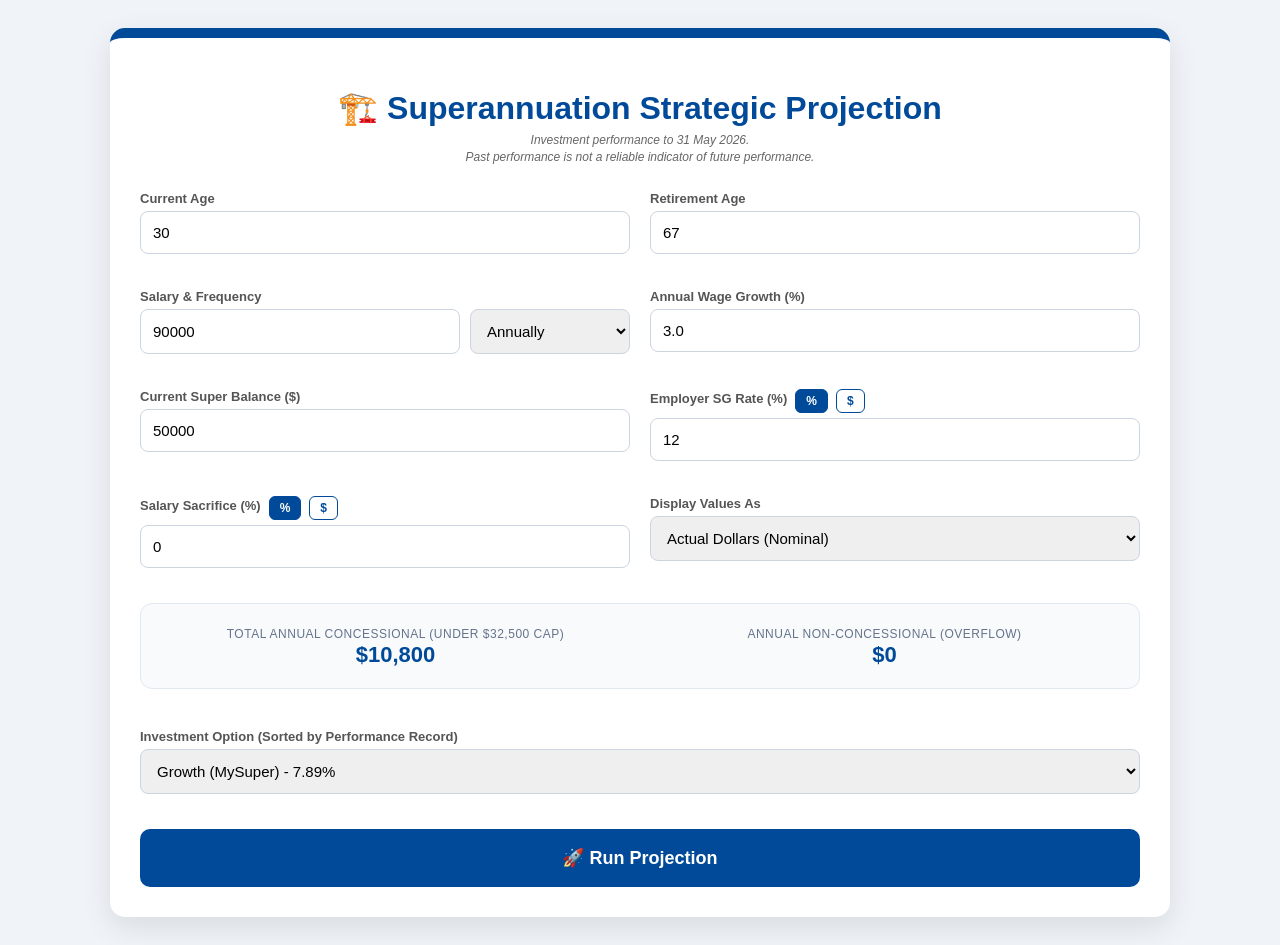
<file: calculators/Accumulation/CBUS Investment Calculator.html>
<!DOCTYPE html>
<html lang="en">
<head>
    <meta charset="UTF-8">
    <title>Superannuation Strategic Projection - 2026 Data</title>
    <style>
        body { font-family: 'Segoe UI', Tahoma, Geneva, Verdana, sans-serif; background: #f0f4f8; padding: 20px; color: #2c3e50; }
        .container { max-width: 1000px; margin: 0 auto; background: white; padding: 30px; border-radius: 15px; box-shadow: 0 10px 30px rgba(0,0,0,0.1); border-top: 10px solid #004a99; }
        .grid { display: grid; grid-template-columns: 1fr 1fr; gap: 20px; margin-bottom: 20px; }
        .input-box { margin-bottom: 15px; }
        label { display: block; font-size: 13px; font-weight: bold; margin-bottom: 5px; color: #555; }
        input, select { width: 100%; padding: 12px; border: 1px solid #cbd5e0; border-radius: 8px; font-size: 15px; box-sizing: border-box; }
        
        .header-area { text-align: center; margin-bottom: 25px; }
        .disclaimer { font-size: 12px; color: #666; font-style: italic; margin-bottom: 20px; text-align: center; line-height: 1.4; }

        .breakdown-panel { grid-column: span 2; background: #f8fafc; border: 1px solid #e2e8f0; padding: 20px; border-radius: 12px; margin-bottom: 20px; }
        .breakdown-grid { display: grid; grid-template-columns: 1fr 1fr; gap: 20px; text-align: center; }
        .stat { font-size: 22px; font-weight: bold; color: #004a99; display: block; }
        .stat-label { font-size: 12px; color: #64748b; text-transform: uppercase; letter-spacing: 0.5px; }

        .toggle-container { display: flex; gap: 8px; align-items: center; margin-bottom: 5px; }
        .toggle-btn { padding: 4px 10px; font-size: 12px; cursor: pointer; border: 1px solid #004a99; background: white; color: #004a99; border-radius: 6px; font-weight: bold; }
        .toggle-btn.active { background: #004a99; color: white; }
        .freq-grid { display: grid; grid-template-columns: 2fr 1fr; gap: 10px; }

        table { width: 100%; border-collapse: collapse; margin-top: 30px; font-size: 14px; }
        th { background: #004a99; color: white; padding: 12px; text-align: left; }
        td { padding: 10px; border-bottom: 1px solid #edf2f7; }
        .bg-blue { background: #ebf8ff; font-weight: bold; }
        .text-red { color: #e53e3e; font-weight: bold; }
        .run-btn { width: 100%; padding: 18px; background: #004a99; color: white; border: none; border-radius: 10px; font-size: 18px; font-weight: bold; cursor: pointer; }
    </style>
</head>
<body>

<div class="container">
    <div class="header-area">
        <h1 style="margin-bottom: 5px; color: #004a99;">🏗️ Superannuation Strategic Projection</h1>
        <div class="disclaimer">
            Investment performance to 31 May 2026.<br>
            Past performance is not a reliable indicator of future performance.
        </div>
    </div>

    <div class="grid">
        <div class="input-box">
            <label>Current Age</label>
            <input type="number" id="age" value="30" oninput="updateBreakdown()">
        </div>
        <div class="input-box">
            <label>Retirement Age</label>
            <input type="number" id="retAge" value="67">
        </div>

        <div class="input-box">
            <label>Salary & Frequency</label>
            <div class="freq-grid">
                <input type="number" id="salary" value="90000" oninput="updateBreakdown()">
                <select id="freq" onchange="updateBreakdown()">
                    <option value="52">Weekly</option>
                    <option value="26">Fortnightly</option>
                    <option value="12">Monthly</option>
                    <option value="1" selected>Annually</option>
                </select>
            </div>
        </div>

        <div class="input-box">
            <label>Annual Wage Growth (%)</label>
            <input type="number" id="wageGrowth" value="3.0" step="0.1">
        </div>

        <div class="input-box">
            <label>Current Super Balance ($)</label>
            <input type="number" id="balance" value="50000">
        </div>

        <div class="input-box">
            <div class="toggle-container">
                <label id="sgLabel">Employer SG Rate (%)</label>
                <button class="toggle-btn active" id="btnSGPct" onclick="setSGMode('pct')">%</button>
                <button class="toggle-btn" id="btnSGDol" onclick="setSGMode('dol')">$</button>
            </div>
            <input type="number" id="sgInput" value="12" step="0.1" oninput="updateBreakdown()">
        </div>

        <div class="input-box">
            <div class="toggle-container">
                <label id="ssLabel">Salary Sacrifice (%)</label>
                <button class="toggle-btn active" id="btnSSPct" onclick="setSSMode('pct')">%</button>
                <button class="toggle-btn" id="btnSSDol" onclick="setSSMode('dol')">$</button>
            </div>
            <input type="number" id="ssInput" value="0" step="0.1" oninput="updateBreakdown()">
        </div>

        <div class="input-box">
            <label>Display Values As</label>
            <select id="displayMode">
                <option value="nominal">Actual Dollars (Nominal)</option>
                <option value="real">Inflation Adjusted (2.5% Inflation)</option>
            </select>
        </div>

        <div class="breakdown-panel">
            <div class="breakdown-grid">
                <div>
                    <span class="stat-label">Total Annual Concessional (under $32,500 Cap)</span>
                    <span class="stat" id="dispConc">$0</span>
                </div>
                <div>
                    <span class="stat-label">Annual Non-Concessional (Overflow)</span>
                    <span class="stat" id="dispNonConc">$0</span>
                </div>
            </div>
            <p id="capWarning" style="color:#e53e3e; font-size:11px; margin-top:10px; text-align:center; display:none; font-weight:bold;">
                ⚠️ ALERT: Combined contributions exceed the $32,500 cap. Excess is treated as Non-Concessional.
            </p>
        </div>

        <div class="input-box" style="grid-column: span 2;">
            <label>Investment Option (Sorted by Performance Record)</label>
            <select id="strategy">
                <optgroup label="10 Year Record">
                    <option value="0.078900">Growth (MySuper) - 7.89%</option>
                    <option value="0.095100">High Growth - 9.51%</option>
                    <option value="0.043300">Conservative - 4.33%</option>
                    <option value="0.020200">Cash - 2.02%</option>
                </optgroup>
                <optgroup label="5 Year Record">
                    <option value="0.049800">Conservative Growth - 4.98%</option>
                </optgroup>
                <optgroup label="3 Year Record">
                    <option value="0.100700">Growth Plus - 10.07%</option>
                    <option value="0.110400">Indexed Diversified - 11.04%</option>
                    <option value="0.147700">Overseas Shares - 14.77%</option>
                    <option value="0.097000">Australian Shares - 9.70%</option>
                    <option value="0.045300">Property - 4.53%</option>
                    <option value="0.044100">Diversified Fixed Interest - 4.41%</option>
                </optgroup>
            </select>
        </div>
    </div>

    <button class="run-btn" onclick="calculate()">🚀 Run Projection</button>

    <div id="results" style="margin-top:30px; display:none;">
        <h3 style="color:#004a99;">Projection Table</h3>
        <table>
            <thead>
                <tr>
                    <th>Age</th>
                    <th>Salary (Annual)</th>
                    <th>Net Conc. (15% Tax)</th>
                    <th>Non-Conc. (Spillover)</th>
                    <th>Earnings</th>
                    <th>Closing Balance</th>
                </tr>
            </thead>
            <tbody id="tableBody"></tbody>
        </table>
    </div>
</div>

<script>
    let sgMode = 'pct';
    let ssMode = 'pct';
    const CONC_CAP = 32500;
    const curr = (n) => new Intl.NumberFormat('en-AU', { style: 'currency', currency: 'AUD', maximumFractionDigits: 0 }).format(n);

    function setSGMode(mode) {
        sgMode = mode;
        document.getElementById('btnSGPct').classList.toggle('active', mode === 'pct');
        document.getElementById('btnSGDol').classList.toggle('active', mode === 'dol');
        updateBreakdown();
    }

    function setSSMode(mode) {
        ssMode = mode;
        document.getElementById('btnSSPct').classList.toggle('active', mode === 'pct');
        document.getElementById('btnSSDol').classList.toggle('active', mode === 'dol');
        updateBreakdown();
    }

    function updateBreakdown() {
        const freq = parseInt(document.getElementById('freq').value);
        const inputSal = parseFloat(document.getElementById('salary').value) || 0;
        const sgVal = parseFloat(document.getElementById('sgInput').value) || 0;
        const ssVal = parseFloat(document.getElementById('ssInput').value) || 0;
        
        const freqText = document.getElementById('freq').options[document.getElementById('freq').selectedIndex].text;
        let annualSal = inputSal * freq;

        // Apply frequency to fixed dollar SG if selected
        let annualSG = (sgMode === 'pct') ? (annualSal * (sgVal / 100)) : (sgVal * freq);
        document.getElementById('sgLabel').innerText = (sgMode === 'pct') ? "Employer SG Rate (%)" : `Employer SG Amount (${freqText} $)`;

        // Apply frequency to fixed dollar Salary Sacrifice if selected
        let annualSS = (ssMode === 'pct') ? (annualSal * (ssVal / 100)) : (ssVal * freq);
        document.getElementById('ssLabel').innerText = (ssMode === 'pct') ? "Salary Sacrifice (%)" : `Salary Sacrifice (${freqText} $)`;

        const totalConcessionalProposed = annualSG + annualSS;
        const concessional = Math.min(totalConcessionalProposed, CONC_CAP);
        const nonConcessional = Math.max(0, totalConcessionalProposed - CONC_CAP);

        document.getElementById('dispConc').innerText = curr(concessional);
        document.getElementById('dispNonConc').innerText = curr(nonConcessional);
        document.getElementById('dispNonConc').style.color = nonConcessional > 0 ? "#e53e3e" : "#004a99";
        document.getElementById('capWarning').style.display = nonConcessional > 0 ? "block" : "none";
    }

    function calculate() {
        const age = parseInt(document.getElementById('age').value);
        const retAge = parseInt(document.getElementById('retAge').value);
        const freq = parseInt(document.getElementById('freq').value);
        const startSal = parseFloat(document.getElementById('salary').value) * freq;
        const wageGrowth = parseFloat(document.getElementById('wageGrowth').value) / 100;
        const sgVal = parseFloat(document.getElementById('sgInput').value);
        const ssVal = parseFloat(document.getElementById('ssInput').value);
        const annualReturn = parseFloat(document.getElementById('strategy').value);
        const displayMode = document.getElementById('displayMode').value;
        let currentBal = parseFloat(document.getElementById('balance').value);

        let annualSal = startSal;
        let rows = "";
        
        // Track the fixed dollar SG to apply wage growth if dollar mode is active
        let currentFixedSGAmt = (sgMode === 'dol') ? sgVal : 0;
        const inflationRate = 0.025;

        for (let i = 0; i <= (retAge - age); i++) {
            // Apply frequency and wage growth to fixed dollar SG
            let annualSG = (sgMode === 'pct') ? (annualSal * (sgVal / 100)) : (currentFixedSGAmt * freq);
            let annualSS = (ssMode === 'pct') ? (annualSal * (ssVal / 100)) : (ssVal * freq);
            
            let totalProposed = annualSG + annualSS;
            let concessional = Math.min(totalProposed, CONC_CAP);
            let nonConcessional = Math.max(0, totalProposed - CONC_CAP);
            
            let netConcessional = concessional * 0.85; 
            let fees = 52 + Math.min(currentBal * 0.0019, 1000);
            let earnings = (currentBal + ((netConcessional + nonConcessional) / 2)) * annualReturn;
            
            currentBal = currentBal + netConcessional + nonConcessional + earnings - fees;

            // Calculate inflation discount factor if Real mode is selected
            let factor = (displayMode === 'real') ? Math.pow(1 + inflationRate, i) : 1;

            rows += `<tr>
                <td>${age + i}</td>
                <td>${curr(annualSal / factor)}</td>
                <td>${curr(netConcessional / factor)}</td>
                <td class="${nonConcessional > 0 ? 'text-red' : ''}">${curr(nonConcessional / factor)}</td>
                <td>${curr(earnings / factor)}</td>
                <td class="bg-blue">${curr(currentBal / factor)}</td>
            </tr>`;

            // Increment annual salary and fixed dollar SG by wage growth for the next year
            annualSal *= (1 + wageGrowth);
            if (sgMode === 'dol') {
                currentFixedSGAmt *= (1 + wageGrowth);
            }
        }

        document.getElementById('tableBody').innerHTML = rows;
        document.getElementById('results').style.display = 'block';
    }

    updateBreakdown();
</script>
</body>
</html>
</file>
